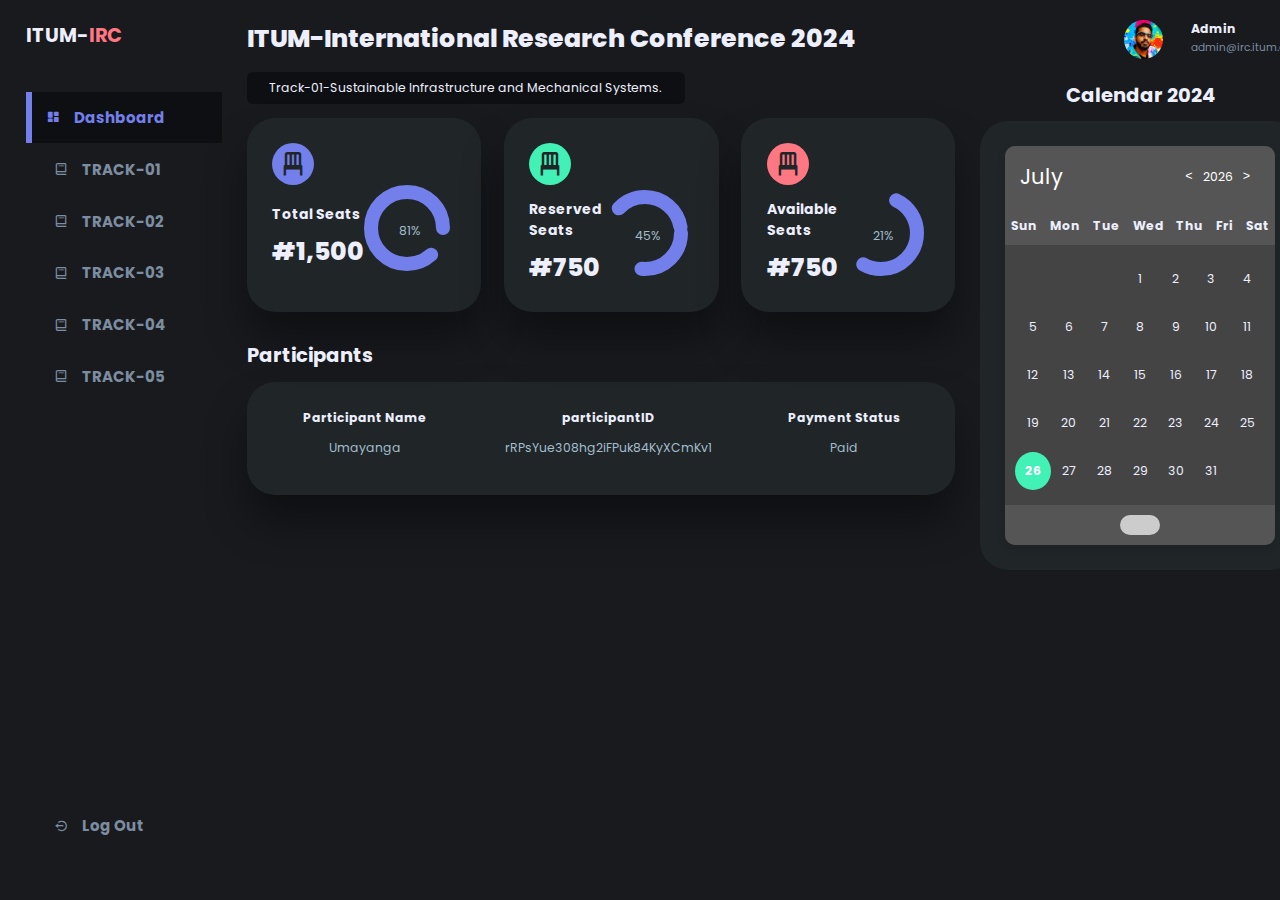
<file: admin-dashboard.html>
<!DOCTYPE html>
<html lang="en">
<head>
    <meta charset="UTF-8">
    <meta name="viewport" content="width=device-width, initial-scale=1.0">
    <title>ITUM-IRC Administrator</title>
    <link rel="shortcut icon" href="./assets/images/vector/web-sites-svgrepo-com.svg" type="image/x-icon">
    <!---BOX ICON CDN-->
    <link href='https://unpkg.com/boxicons@2.1.4/css/boxicons.min.css' rel='stylesheet'>
   
    <!----STYLESHEET---->
    <link rel="stylesheet" href="./assets/css/admin-dashboard.css">
    <link rel="stylesheet" href="./assets/css/calendar.css">
</head>

<body>
    <div class="container">
        <!-----------ASIDE------------->
        <aside>
            <div class="top">

                <div class="logo">
                    <h2>ITUM-<span class="danger">IRC</span></h2>
                </div>
                <div class="close" id="close-btn">
                    <i class='bx bx-x'></i>
                </div>
            </div>

            <!----------SIDEBAR---------->
            <div class="sidebar">
                <a href="#" class="active">
                    <i class='bx bxs-dashboard' ></i>
                    <h3>Dashboard</h3>
                </a>  

                <a href="#">
                    <i class='bx bx-book' ></i>
                    <h3>TRACK-01</h3>
                </a>

                <a href="#">
                    <i class='bx bx-book'></i>
                    <h3>TRACK-02</h3>
                </a>

                <a href="#">
                    <i class='bx bx-book'></i>
                    <h3>TRACK-03</h3>
                </a>

                <a href="#">
                    <i class='bx bx-book' ></i>
                    <h3>TRACK-04</h3>
              </a>

                <a href="#">
                    <i class='bx bx-book'></i>
                    <h3>TRACK-05</h3>
                </a>

               <a href="#">
                    <i class='bx bx-log-out-circle'></i>
                    <h3>Log Out</h3>
                </a>

            </div>
        </aside>
        <!---------END OF ASIDE--------->

        <!------------MIDDLE ------------>
        <main>
            <!----------TOP -------->
            <h1>ITUM-International Research Conference 2024</h1>
            <div class="date">
                <text>Track-01-Sustainable Infrastructure and Mechanical Systems.</text>
            </div>

                <!---------INSIGHTS------->
            <div class="insights">
                <!----------SALES BOX---------->
                <div class="sales">
                    <i class='bx bx-chair'></i>
                    <div class="middle">
                        <div class="left">
                            <h3>Total Seats</h3>
                            <h1>#1,500</h1>
                        </div>
                        <div class="progress">
                            <svg>
                                <circle cx="38" cy="38" r="36"></circle>
                            </svg>
                            <div class="number">
                                <p>81%</p>
                            </div>
                        </div>
                    </div>
                </div>
                <!-----------------END OF SALES---------->
                
                <!-----------INCOME BOX--------->
                <div class="income">
                    <i class='bx bx-chair'></i>
                    <div class="middle">
                        <div class="left">
                            <h3>Reserved Seats</h3>
                            <h1>#750</h1>
                        </div>
                        <div class="progress">
                            <svg>
                                <circle cx="38" cy="38" r="36"></circle>
                            </svg>
                            <div class="number">
                                <p>45%</p>
                            </div>
                        </div>
                    </div>
                </div>
                <!--------------END OF INCOME BOX----->

                <!-----------EXPENSE BOX---------->
                <div class="expense">
                    <i class='bx bx-chair'></i>
                    <div class="middle">
                        <div class="left">
                            <h3>Available Seats</h3>
                            <h1>#750</h1>
                        </div>
                        <div class="progress">
                            <svg>
                                <circle cx="38" cy="38" r="36"></circle>
                            </svg>
                            <div class="number">
                                <p>21%</p>
                            </div>
                        </div>
                    </div>
                </div>
                <!------------END OF EXPENSE BOX------->
            </div>

            <!-------------ORDERS------------>
            <div class="recent-order">
                <h2>Participants</h2>
                <table>
                    <!-------TABLE HEADING------->
                    <thead>
                        <tr>
                            <!--------TABLE HEAD ROW---->
                            <th>Participant Name</th>
                            <th>participantID</th>
                            <th>Payment Status</th>
                            <th></th>
                        </tr>
                    </thead>
                    <tbody>
                        <tr>
                        <td>Umayanga</td>
                        <td>rRPsYue308hg2iFPuk84KyXCmKv1</td>
                        <td>Paid</td>
                        </tr>
                </table>
            </div>
            
        </main>
        <!-------------END OF MIDDLE --------->


        <!---------RIGHT--------->
        <div class="right">

            <!--------TOP-->
            <div class="top">
                <!---MENU ICON-->
                <button id="menu-btn">
                    <i class='bx bx-menu'></i>
                </button>

                <div class="profile">
                    <div class="profile-photo">
                        <img src="./assets/images/raw/admin.jpg" alt="Oluwadare Taye Ayo">
                    </div>
                    <div class="info">
                        <p><b>Admin</b></p>
                        <small class="text-muted">admin@irc.itum.com</small>
                    </div>
                </div>
            </div>
            <!-------END OF TOP------>

            <!---------RECENT UPDATES------>
            <div class="recent-updates">
                <h2>Calendar 2024</h2>

                <!------UPDATE BOX----->
                <div class="updates">
                    <div class="calendar">
                        <div class="calendar-header">
                            <span class="month-picker" id="month-picker">February</span>
                            <div class="year-picker">
                                <span class="year-change" id="prev-year">
                                    <pre><</pre>
                                </span>
                                <span id="year">2021</span>
                                <span class="year-change" id="next-year">
                                    <pre>></pre>
                                </span>
                            </div>
                        </div>
                        <div class="calendar-body">
                            <div class="calendar-week-day">
                                <div>Sun</div>
                                <div>Mon</div>
                                <div>Tue</div>
                                <div>Wed</div>
                                <div>Thu</div>
                                <div>Fri</div>
                                <div>Sat</div>
                            </div>
                            <div class="calendar-days"></div>
                        </div>
                        <div class="calendar-footer">
                            <div class="toggle">
                                <div class="dark-mode-switch">
                                    <div></div>
                                </div>
                            </div>
                        </div>
                        <div class="month-list"></div>
                    </div>
                </div>
            </div>
            <!-------END OF RECENT UPDATES---->
            </div>
            <!------END OF SALES ANALYTICS------->
        </div>
        <!---------END OF RIGHT------->

    </div>
</body>

<script src="./assets/js/admin-main.js"></script>
<script src="./assets/js/calendar.js"></script>
</html>
</file>
<file: assets/css/admin-dashboard.css>
/*--------GOOGLE FONT API------*/
@import url('https://fonts.googleapis.com/css2?family=Poppins:wght@300;400;500;600;700;800&display=swap');
/* ---------ROOT VARIABLES ----------*/
:root{
    --color-primary: #7380ec;
    --color-danger: #ff7782;
    --color-success: #41f1b6;
    --color-warning: #ffbb55;
    --color-info-dark: #7d8da1;
    --color-info-light: #dce1eb;
    --color-primary-variant: #111e88;
    --color-background: #181a1e;
    --color-white: #202528;
    --color-dark: #edeffd;
    --color-dark-variant: #a3bdcc;
    --color-light: rgba(0, 0, 0, 0.4);
    --box-shadow: 0 2rem 3rem var(--color-light);

    --card-border-radius: 2rem;
    --border-radius-1: 0.4rem;
    --border-radius-2: 0.8rem;
    --border-radius-3: 1.2rem;
    --card-padding: 1.8rem;
    --padding: 1.2rem;
}

   /*  DARK THEME VARIABLES */
.dark-theme-variables{
    --color-background: #181a1e;
    --color-white: #202528;
    --color-dark: #edeffd;
    --color-dark-variant: #a3bdcc;
    --color-light: rgba(0, 0, 0, 0.4);
    --box-shadow: 0 2rem 3rem var(--color-light);
}

* {
    margin: 0;
    padding: 0;
    outline: 0;
    appearance: none;
    border: 0;
    text-decoration: none;
    list-style: none;
    box-sizing: border-box;
}

html{
    font-size: 14px;
}
body{
    width: 100%;
    height: 100%;
    font-family: poppins, sans-serif;
    font-size: 0.88rem;
    background: var(--color-background);
    user-select: none;
    /*overflow-: hidden;*/
    color: var(--color-dark);
}

a{
    color: var(--color-dark);
    font-size: 20px;
}

img{
    display: block;
    width: 100%;
}

h1{
    font-weight: 800;
    font-size: 1.8rem;
}
h2{
    font-size: 1.4rem;
}
h3{
    font-size: 15px;
}
h4{
    font-size: 0.8rem;
}
h5{
    font-size: 0.77rem;
}

small{
    font-size: 0.75rem;
}

.profile-photo{
    width: 2.8rem;
    height: 2.8rem;
    border-radius: 50%;
    overflow: hidden;
}

.text-muted{
    color: var(--color-info-dark);
}

p{
    color: var(--color-dark-variant);
}

b{
    color: var(--color-dark);
}

.primary{
    color: var(--color-primary);
}
.danger{
    color: var(--color-danger);
}
.success{
    color: var(--color-success);
}
.warning{
    color: var(--color-warning);
}

/* SETTING UP THE GRID LAYOUT FOR ASIDE, MIDDLE AND RIGHT */
.container{
    display: grid;
    width: 96%;
    margin: 0 auto;
    gap: 1.8rem;
    grid-template-columns: 14rem auto 23rem;
}


/* ASIDE */
aside{
    height: 100vh;
    background: var(--color-background);
}

aside .top {
    background: var(--color-background);
    display: flex;
    align-items: center;
    justify-content: space-between;
    margin-top: 1.4rem;
}
aside .logo{
    display: flex;
    gap: 0.8rem;
}
aside .logo h3{
    color: #181a1e;
}
aside .close{
    display: none;
}
aside .close .bx{
    font-size: 1.8rem;
}


/* ------------ SIDEBAR -------------*/
aside .sidebar{
    display: flex;
    flex-direction: column;
    height: 86vh;
    position: relative;
    top: 3rem;
}
aside .sidebar a{
    display: flex;
    color: var(--color-info-dark);
    margin-left: 2rem;
    gap: 1rem;
    align-items: center;
    position: relative;
    height: 3.7rem;
    transition: all 300ms ease;
}
aside .sidebar a .bx {
    font-size: 1.0rem;
    transition: all 300ms ease;
}

aside .sidebar a:last-child{
    position: absolute;
    bottom: 1rem;
    width: 100%;
}
aside .sidebar a.active {
    background: var(--color-light);
    color: var(--color-primary);
    margin-left: 0;
}
aside .sidebar a.active::before{
    content: "";
    width: 6px;
    height: 100%;
    background: var(--color-primary);
}
aside .sidebar a.active span {
    color: var(--color-primary);
    margin-left: calc(1rem - 3px);
}
aside .sidebar a:hover{
    color: var(--color-primary);

}
aside .sidebar a:hover{
    margin-left: 1rem;
}
aside .sidebar .message-count{
    background: var(--color-danger);
    color: var(--color-white);
    padding: 2px 10px;
    border-radius: var(--border-radius-1);
}

/* ---------------MAIN -----------------*/
main{
    margin-top: 1.4rem;
}
main .date{
    display: inline-block;
    background: var(--color-light);
    border-radius: var(--border-radius-1);
    margin-top: 1rem;
    padding: 0.5rem 1.6rem;
}

main .date input[type="date"]{
    background: transparent;
    color: var(--color-dark);
}

/* INSIGHTS */
main .insights{
    display: grid;
    grid-template-columns: repeat(3, 1fr);
    gap: 1.6rem;
}

main .insights > div{
    background: var(--color-white);
    padding: var(--card-padding);
    border-radius: var(--card-border-radius);
    margin-top: 1rem;
    box-shadow: var(--box-shadow);
    transition: all 300ms ease;
}

main .insights > div:hover{
    box-shadow: none;
}
main .insights > div .bx{
    background: var(--color-primary);
    padding: 0.5rem;
    border-radius: 50%;
    color: var(--color-white);
    font-size: 2rem;
}

main .insights > div.expense .bx{
    background: var(--color-danger);
}
main .insights > div.income .bx{
    background: var(--color-success);
}

main .insights > div .middle{
    display: flex;
    align-items: center;
    justify-content: space-between;
}

main .insights h3{
    margin: 1rem 0 0.6rem;
    font-size: 1rem;
}

/* PROGRESS*/
main .insights .progress{
    position: relative;
    width: 92px;
    height: 92px;
    border-radius: 50%;
}

/* SVG */
main .insights svg{
    width: 7rem;
    height: 7rem;
}

/* SVG CIRCLE BAR DESIGN */
main .insights svg circle{
    fill: none;
    stroke: var(--color-primary);
    stroke-width: 14;
    stroke-linecap: round;
    transform: translate(5px, 5px);
    stroke-dasharray: 110;
    stroke-dashoffset: 92;
}

/* SALES SVG CIRCLE */
main .insights .sales svg circle{
    stroke-dashoffset: -30;
    stroke-dasharray: 200;
}

/* INCOME SVG CIRCLE */
main .insights .income svg circle{
    stroke-dashoffset: 20;
    stroke-dasharray: 80;
}

/* EXPENSE SVG CIRCLE */
main .insights .expense svg circle{
    stroke-dashoffset: 35;
    stroke-dasharray: 110;
}

/* NUMBER OF PROGRESS BAR */
main .insights .progress .number{
    position: absolute;
    top: 0;
    left: 0;
    height: 100%;
    width: 100%;
    display: flex;
    justify-content: center;
    align-items: center;
}

main .insights small{
    display: block;
    margin: 1.6rem;
}


/* ----------RECENT ORDERS---------- */
main .recent-order{
    margin-top: 2rem;
}
main .recent-order h2{
    margin-bottom: 0.8rem;
}

/* TABLE*/
main .recent-order table{
    background: var(--color-white);
    width: 100%;
    border-radius: var(--card-border-radius);
    padding: var(--card-padding);
    text-align: center;
    box-shadow: var(--box-shadow);
    transition: all 300ms ease;
}

main .recent-order table:hover{
    box-shadow: none;
}

main table tbody td{
    height: 2.8rem;
    border-bottom: 1px solid var(--color-light);
    color: var(--color-dark-variant);
}

main table tbody tr:last-child td{
    border: none;
}

main .recent-order a{
    text-align: center;
    display: block;
    margin: 1rem auto;
    color: var(--color-primary);
}

/*-------END OF MIDDLE-------*/

/* --------RECENT UPDATES----------*/
.right{
    margin-top: 1.4rem;
}
.right .top{
    display: flex;
    justify-content: end;
    gap: 2rem;
}
.right .top button{
    display: none;
}
.right .theme-toggle{
    background: var(--color-light);
    display: flex;
    justify-content: space-between;
    align-items: center;
    height: 1.6rem;
    width: 4.2rem;
    cursor: pointer;
    border-radius: var(--border-radius-1);
}

.right .theme-toggle .bx{
    font-size: 1.2rem;
    width: 50%;
    height: 100%;
    display: flex;
    align-items: center;
    justify-content: center;
}
.right .theme-toggle .bx.active{
    background: var(--color-primary);
    color: white;
    border-radius: var(--border-radius-1);
}

/* PROFILE */
.right .top .profile{
    display: flex;
    gap: 2rem;
    text-align: left;
}

/* RECENT UPDATES */
.right .recent-updates h2{
    margin-top: 1.5rem;
    margin-bottom: 0.8rem;
    text-align: center;
}

.right .recent-updates .updates{
    background: var(--color-white);
    padding: var(--card-padding);
    border-radius: var(--card-border-radius);
    width: 320px;
    transition: all 300ms ease;
}
.right .recent-updates .updates:hover{
    box-shadow: none;
}

.right .recent-updates .updates .update{
    display: grid;
    grid-template-columns: 2.6rem auto;
    gap: 1rem;
    margin-bottom: 1rem;
}
/* END OF RECENT UPDATES */

/* ----------------SALES ANALYTICS-------------*/
.right .sales-analytics{
    margin-top: 2rem;
}

.right .sales-analytics h2{
    margin-bottom: 0.8rem;
}

.right .sales-analytics .item{
    background: var(--color-white);
    display: flex;
    align-items: center;
    gap: 1rem;
    margin-bottom: 0.7rem;
    padding: 1.4rem var(--card-padding);
    border-radius: var(--border-radius-3);
    box-shadow: var(--box-shadow);
    transition: all 300ms ease;
}
.right .sales-analytics .item:hover{
    box-shadow: none;
}

.right .sales-analytics .item .right{
    display: flex;
    justify-content: space-between;
    align-items: start;
    margin: 0;
    width: 100%;
}

.right .sales-analytics .item .bx{
    padding: 0.6rem;
    color: var(--color-white);
    border-radius: 60%;
    display: flex;
    background: var(--color-primary);
}

.right .sales-analytics .item.offline .bx{
    background: var(--color-danger);
}
.right .sales-analytics .item.customers .bx{
    background: var(--color-success);
}
.right .sales-analytics .add-product{
    background-color: transparent;
    border: 2px dashed var(--color-primary);
    display: flex;
    align-items: center;
    justify-content: center;
    cursor: pointer;
    transition: all 300ms ease;
}

.right .sales-analytics .add-product:hover{
    background: var(--color-primary);
}

.right .sales-analytics .add-product div{
    display: flex;
    align-items: center;
    gap: 0.6rem;
}

.right .sales-analytics .add-product div h3{
    font-weight: 600;
}


/*  ----------------MEDIA QUERIES ------------*/
@media screen and (max-width: 1200px) {
    .container{
        width: 94%;
        grid-template-columns: 7rem auto 23rem;
    }
    aside .logo h2{
        display: none;
    }
    aside .sidebar h3{
        display: none;
    }
    aside .sidebar a{
        width: 5.6rem;
    }
    aside .sidebar a:last-child{
        position: relative;
        margin-top: 1.8rem;
    }

    /* MAIN SECTION */
    main .insights{
        grid-template-columns: 1fr;
        gap: 0;
    }

    /* RECENT ORDERS */
    main .recent-order{
        width: 94%;
        position: absolute;
        left: 50%;
        transform: translate(-50%);
        margin: 2rem 0 0 8.8rem;
    }

    /* RECENT ORDERS TABLE */
    main .recent-order table {
        width: 83vw;
    }

    main table thead tr th:last-child, 
    main table thead tr th:first-child{
        display: none;
    }
    
    main table tbody tr th:last-child, 
    main table tbody tr th:first-child{
        display: none;
    }

}


/* MEDIA QUERIES FOR MOBILE DEVICES */
@media screen and (max-width: 768px) {
   .container{
    width: 100%;
    grid-template-columns: 1fr;
   }
   aside{
    position: fixed;
    left: -100%;
    background: var(--color-white);
    width: 18rem;
    z-index: 3;
    box-shadow: 1rem 3rem 4rem var(--color-light);
    height: 100vh;
    padding-right: var(--card-padding);
    display: none;
    animation: showMenu 400ms ease forwards;
}

@keyframes showMenu {
    to{
        left: 0;
    }
}
   
   aside .logo{
    margin-left: 1rem;
   }

   aside .logo h2{
    display: inline;
   }
   aside .sidebar h3{
    display: inline;
   }

   aside .sidebar a{
    width: 100%;
    height: 3.4rem;
   }

   aside .sidebar a:last-child{
    position: absolute;
    bottom: 5rem;
   }
   aside .close{
    display: inline-block;
    cursor: pointer;
   }

   main{
    margin-top: 8rem;
    padding: 0 1rem;
   }

   main .recent-order{
    position: relative;
    margin: 3rem 0 0 0;
    width: 100%;
   }

   main .recent-order table{
    width: 100%;
    margin: 0;
   }
   
   .right{
    width: 94%;
    margin: 0 auto 4rem;
   }

   .right .top{
    position: fixed;
    top: 0;
    left: 0;
    align-items: center;
    padding: 0 0.8rem;
    height: 4.6rem;
    background: var(--color-white);
    width: 100%;
    margin: 0;
    z-index: 2;
    box-shadow: 0 1rem 1rem var(--color-light);
   }

   .right .top .theme-toggle{
    width: 4.4rem;
    position: absolute;
    left: 66%;
   }

   .right .profile .info{
    display: none;
   }

   .right .top button{
    display: inline-block;
    background: transparent;
    cursor: pointer;
    color: var(--color-dark);
    position: absolute;
    left: 1rem;
   }

   .right .top button .bx{
    font-size: 2rem;
   }
}
</file>
<file: assets/css/calendar.css>
.calendar {
    width: 270px;
    background: #444;
    border-radius: 10px;
    box-shadow: 0 4px 8px rgba(0, 0, 0, 0.1);
    overflow: hidden;
}
.calendar-header {
    display: flex;
    justify-content: space-between;
    align-items: center;
    padding: 15px;
    background: #444;
    color: #fff;
}
.month-picker {
    font-size: 1.5rem;
    cursor: pointer;
}
.year-picker {
    display: flex;
    align-items: center;
}
.year-change {
    cursor: pointer;
    margin: 0 10px;
}
.calendar-week-day {
    display: flex;
    background: #444;
    padding: 10px 0;
    justify-content: space-around;
    font-weight: bold;
}
.calendar-days {
    display: flex;
    flex-wrap: wrap;
    padding: 10px;
}
.calendar-days div {
    width: calc(100% / 7);
    text-align: center;
    margin: 5px 0;
    padding: 10px;
    border-radius: 5px;
    cursor: pointer;
}
.calendar-days div:hover {
    background: #007bff;
    color: #fff;
}
.calendar-days .highlight {
    background: #41f1b6;
    color: #fff;
    border-radius: 100%;
    font-weight: bold;
}
.calendar-footer {
    display: flex;
    justify-content: center;
    align-items: center;
    padding: 10px;
    background: #444;
}
.dark-mode-switch {
    width: 40px;
    height: 20px;
    background: #ccc;
    border-radius: 20px;
    position: relative;
    cursor: pointer;
}
.dark-mode-switch-ident {
    width: 18px;
    height: 18px;
    background: #fff;
    border-radius: 50%;
    position: absolute;
    top: 1px;
    left: 1px;
    transition: 0.3s;
}

.calendar {
    background: #444;
}
.calendar-header {
    background: #555;
}
.calendar-week-day {
    background: #555;
}
.calendar-footer {
    background: #555;
}
</file>
